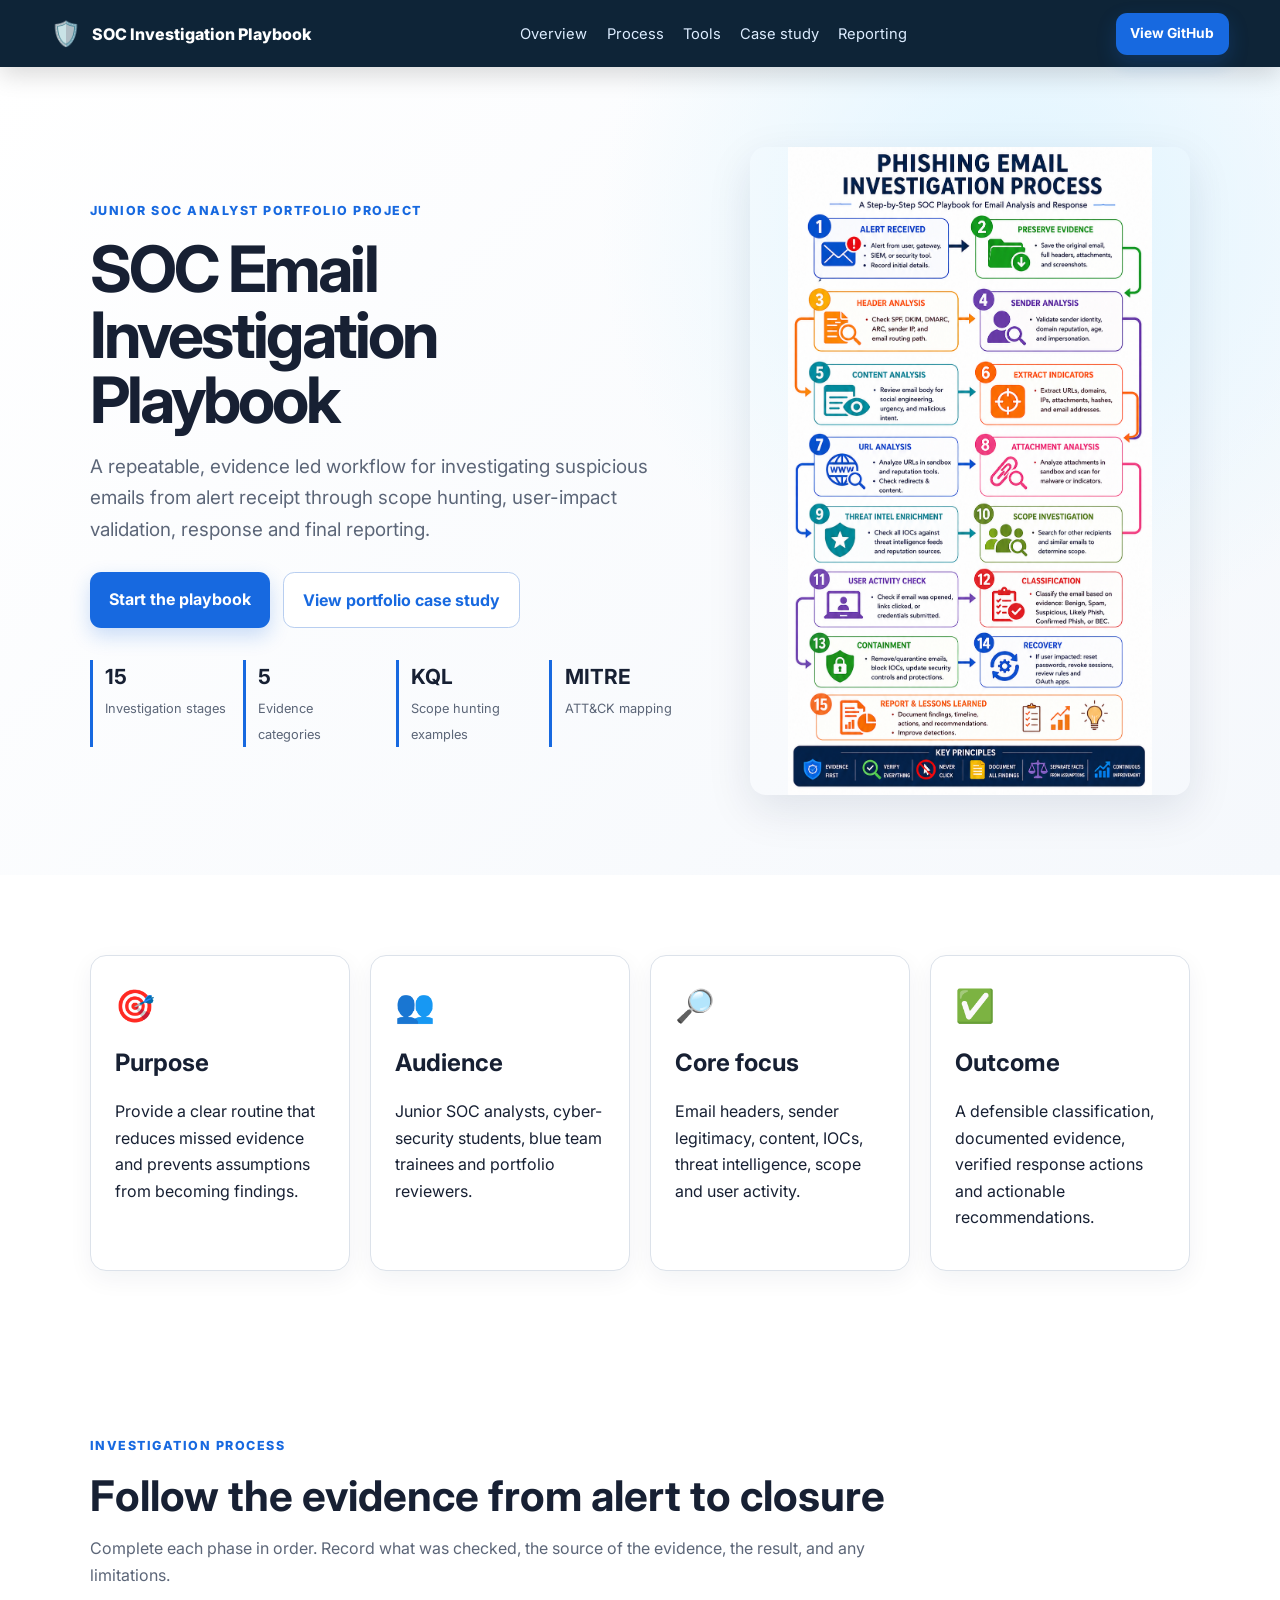
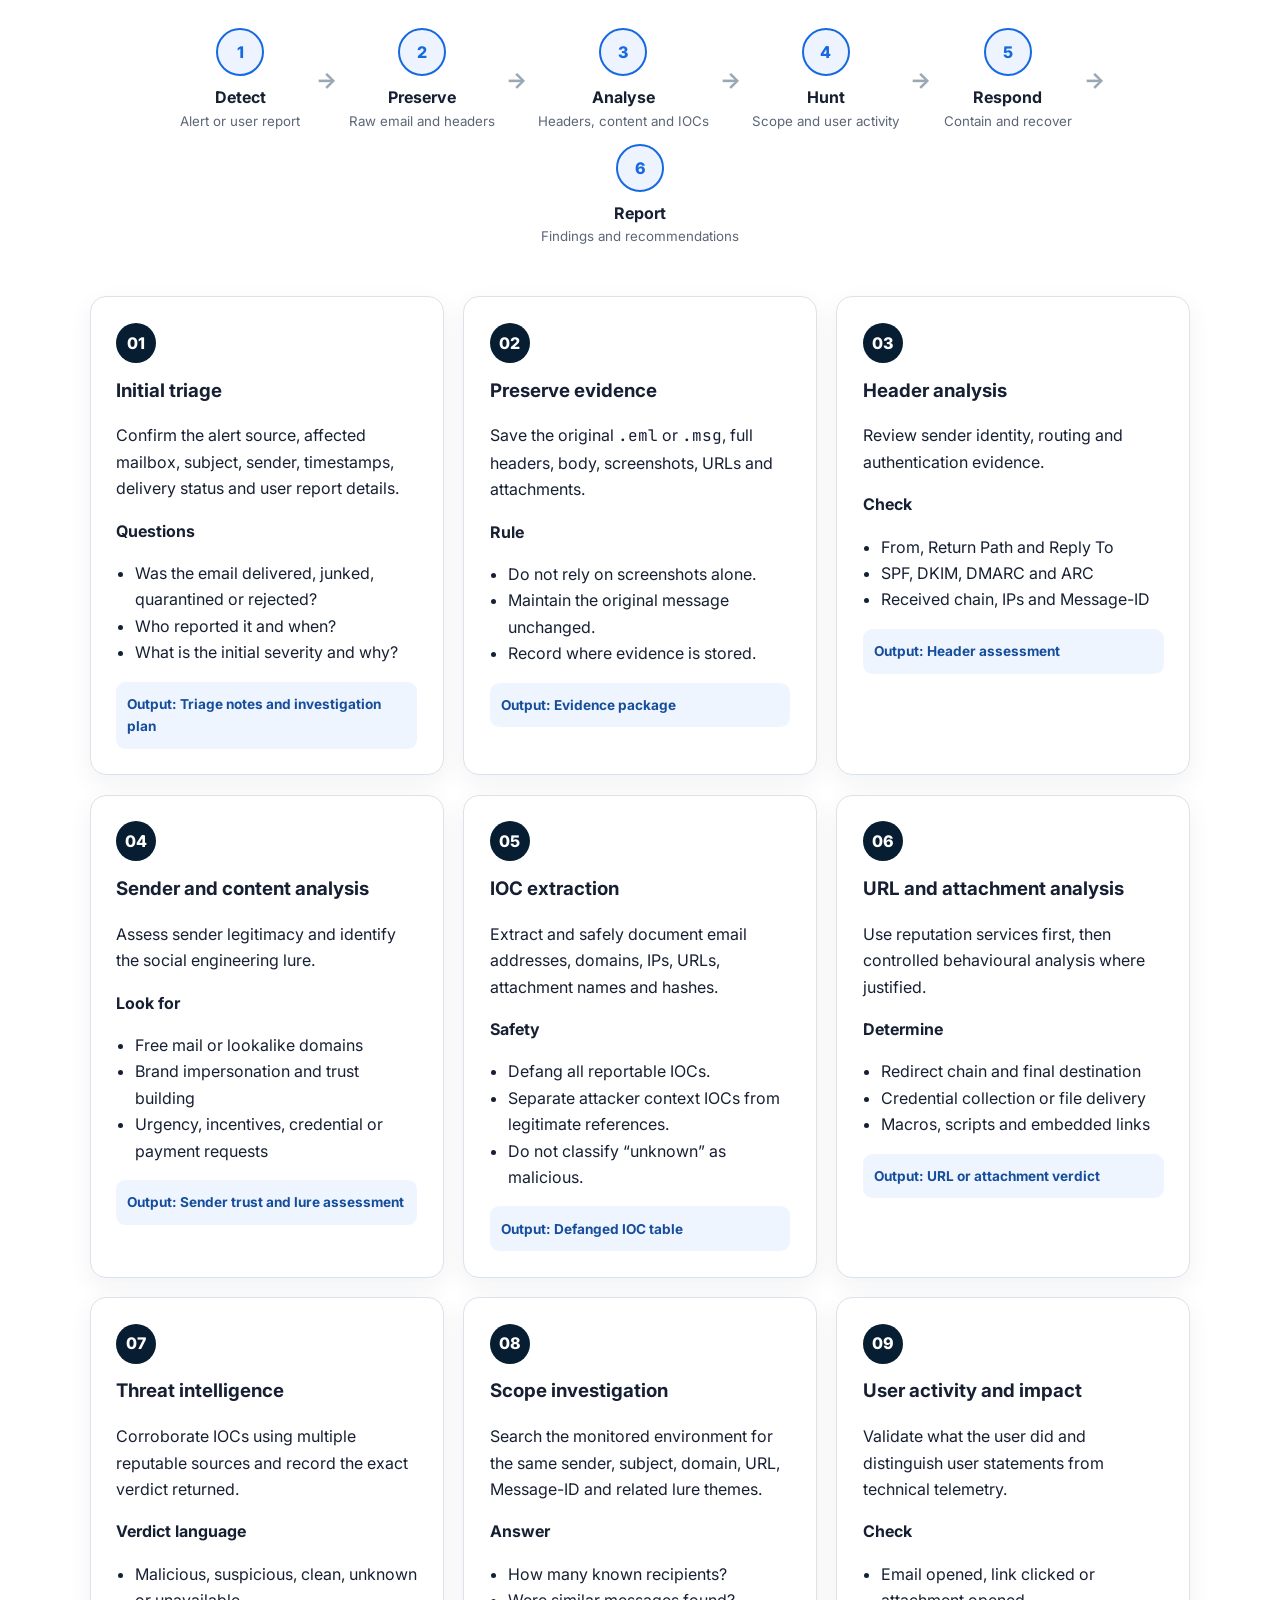
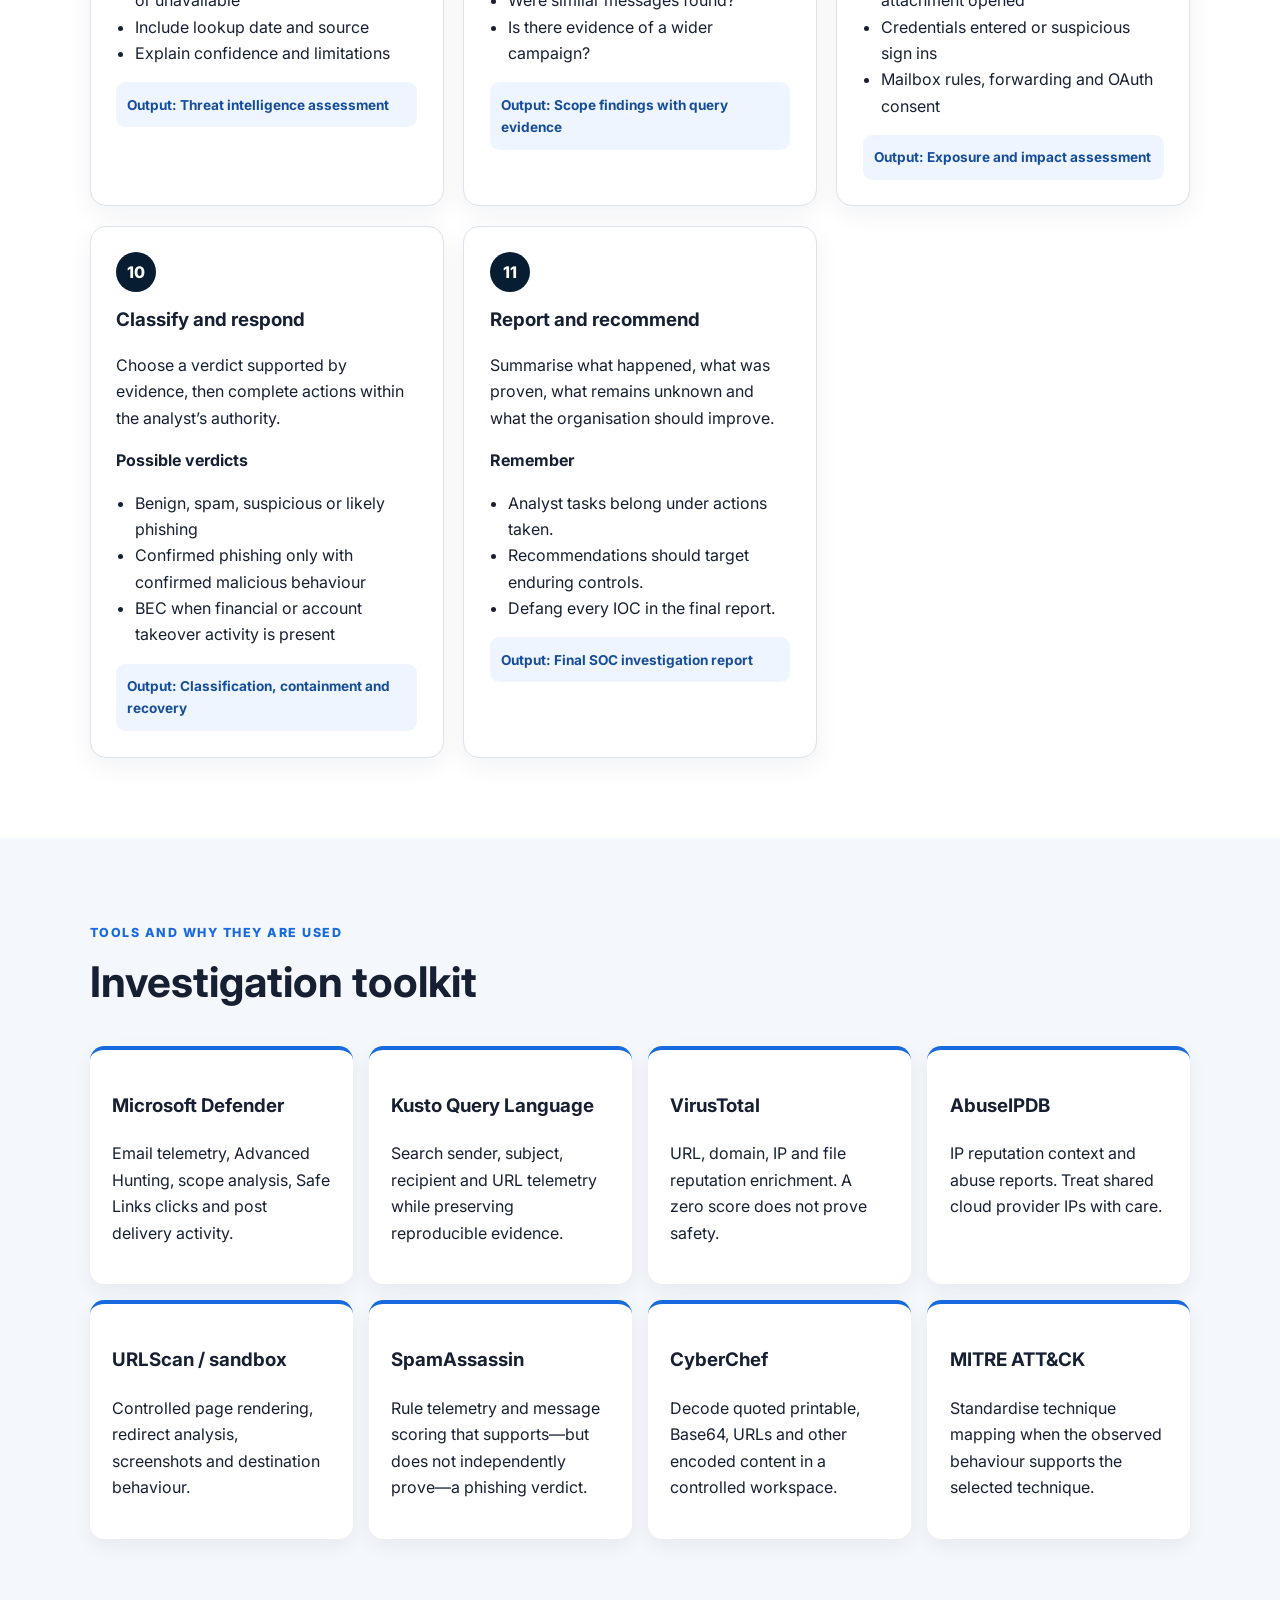
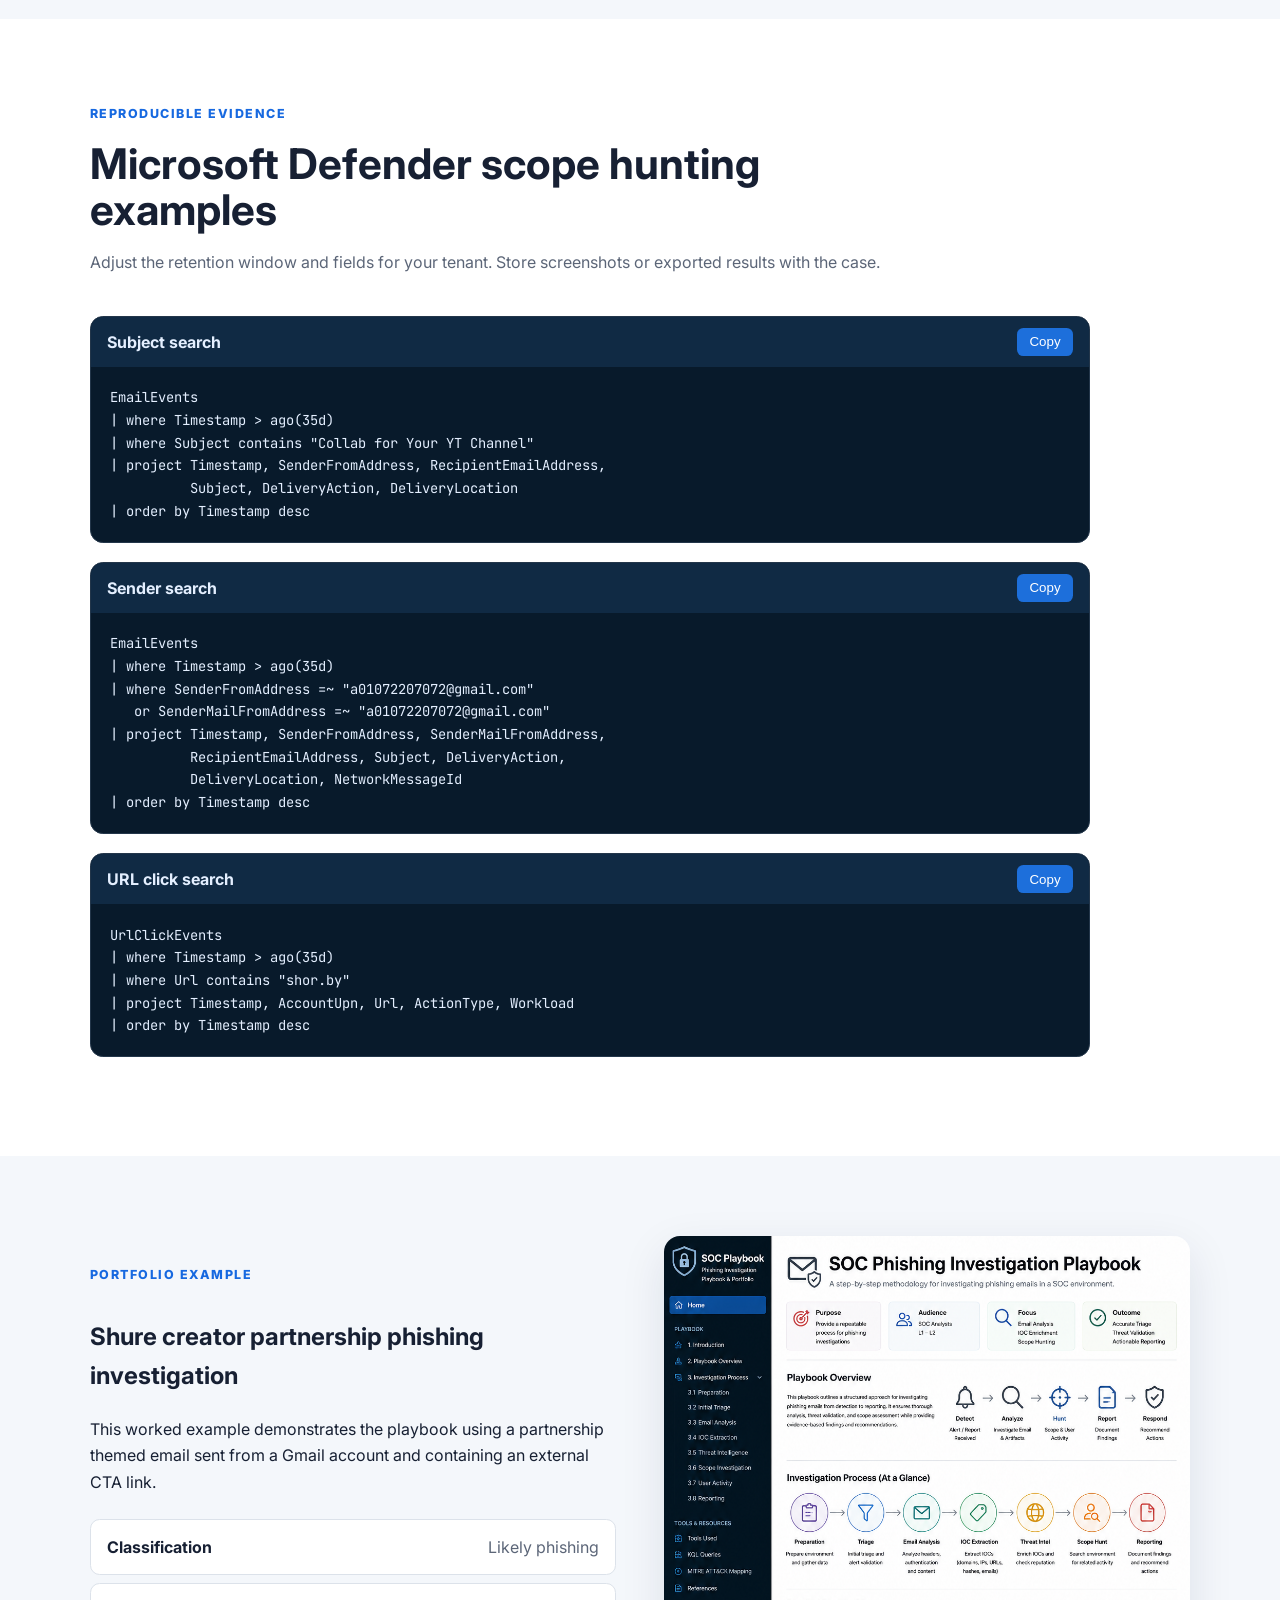
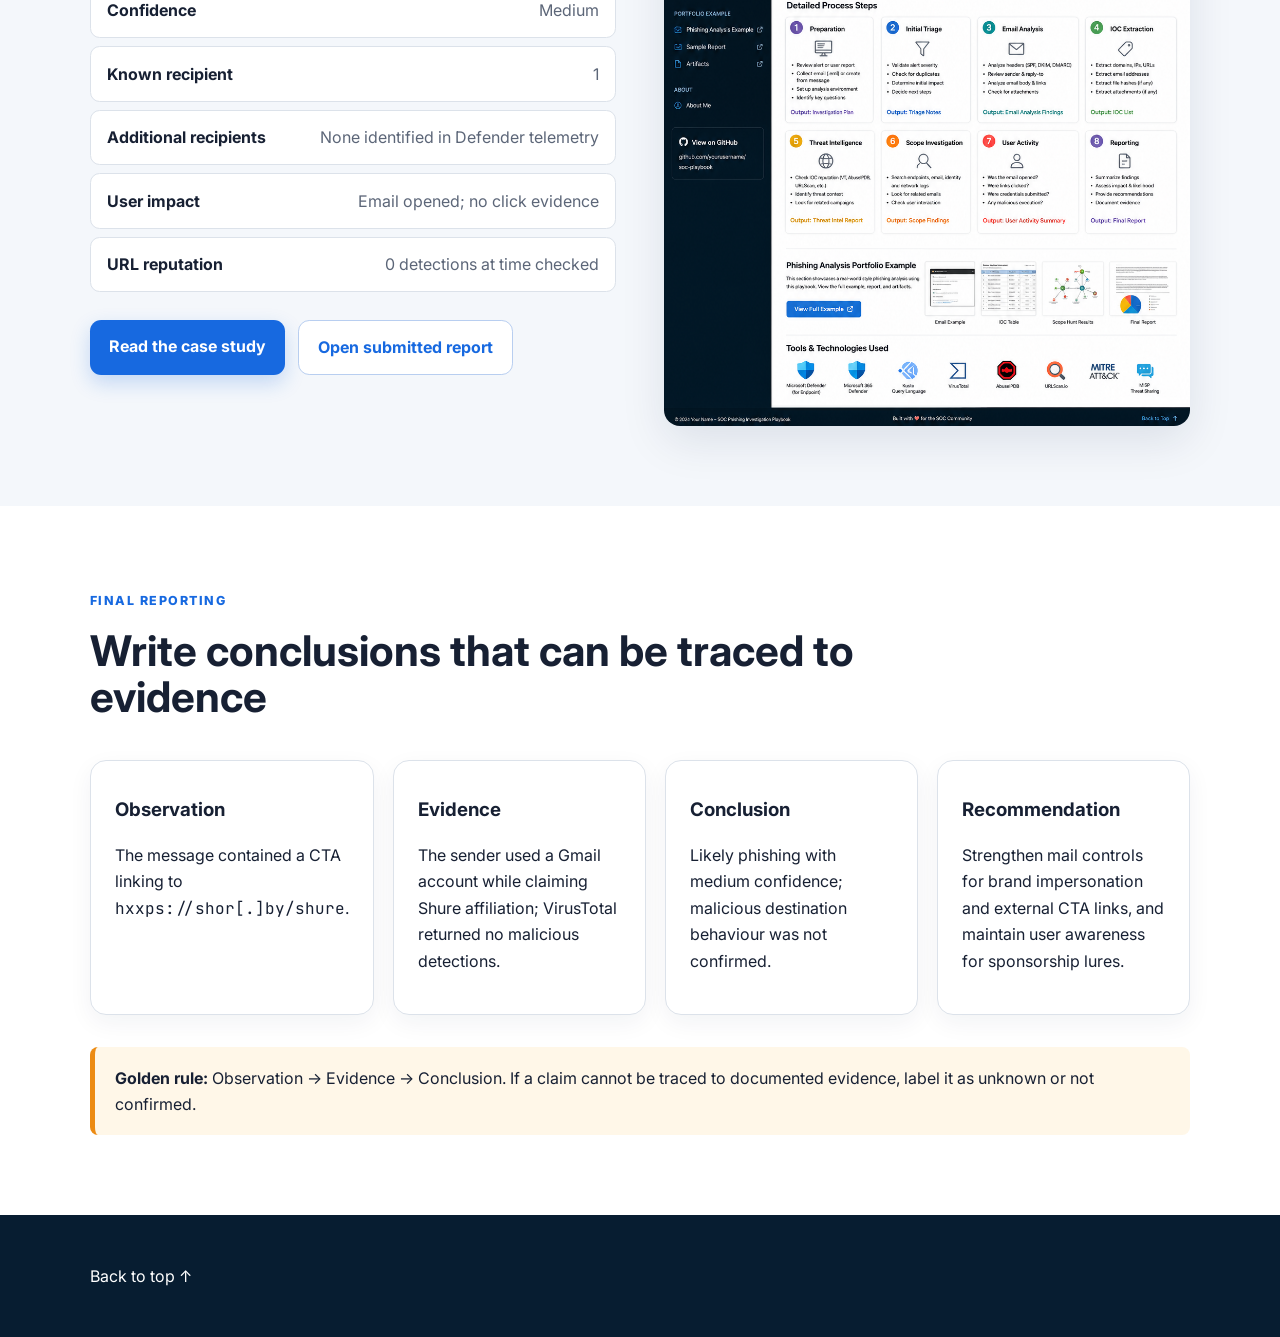
<file: index.html>
<!doctype html>
<html lang="en">
<head>
  <meta charset="utf-8">
  <meta name="viewport" content="width=device-width, initial-scale=1">
  <meta name="description" content="A practical SOC investigation playbook and portfolio case study covering triage, email analysis, IOC enrichment, scope hunting, user activity, reporting and response.">
  <title>SOC Investigation Playbook</title>
  <link rel="preconnect" href="https://fonts.googleapis.com">
  <link rel="preconnect" href="https://fonts.gstatic.com" crossorigin>
  <link href="https://fonts.googleapis.com/css2?family=Inter:wght@400;500;600;700;800&family=JetBrains+Mono:wght@400;600&display=swap" rel="stylesheet">
  <link rel="stylesheet" href="styles.css">
</head>
<body>
  <a class="skip-link" href="#main">Skip to content</a>
  <header class="topbar">
    <div class="brand"><span class="brand-icon">🛡️</span><span>SOC Investigation Playbook</span></div>
    <nav aria-label="Primary navigation">
      <a href="#overview">Overview</a>
      <a href="#process">Process</a>
      <a href="#tools">Tools</a>
      <a href="#case-study">Case study</a>
      <a href="#reporting">Reporting</a>
    </nav>
    <a class="button button-small" href="https://github.com/grhmmckean33/soc-investigation-playbook" target="_blank" rel="noopener">View GitHub</a>
  </header>

  <main id="main">
    <section class="hero" id="overview">
      <div class="hero-copy">
        <span class="eyebrow">Junior SOC Analyst Portfolio Project</span>
        <h1>SOC Email Investigation Playbook</h1>
        <p class="lead">A repeatable, evidence led workflow for investigating suspicious emails from alert receipt through scope hunting, user-impact validation, response and final reporting.</p>
        <div class="hero-actions">
          <a class="button" href="#process">Start the playbook</a>
          <a class="button button-ghost" href="case-study.html">View portfolio case study</a>
        </div>
        <div class="stats" aria-label="Project highlights">
          <div><strong>15</strong><span>Investigation stages</span></div>
          <div><strong>5</strong><span>Evidence categories</span></div>
          <div><strong>KQL</strong><span>Scope hunting examples</span></div>
          <div><strong>MITRE</strong><span>ATT&CK mapping</span></div>
        </div>
      </div>
      <div class="hero-visual">
        <img src="assets/images/phishing-process-9x16.png" alt="Colourful vertical infographic showing the phishing email investigation process from alert receipt to reporting and lessons learned.">
      </div>
    </section>

    <section class="section intro-grid">
      <article class="card"><span class="card-icon">🎯</span><h2>Purpose</h2><p>Provide a clear routine that reduces missed evidence and prevents assumptions from becoming findings.</p></article>
      <article class="card"><span class="card-icon">👥</span><h2>Audience</h2><p>Junior SOC analysts, cyber-security students, blue team trainees and portfolio reviewers.</p></article>
      <article class="card"><span class="card-icon">🔎</span><h2>Core focus</h2><p>Email headers, sender legitimacy, content, IOCs, threat intelligence, scope and user activity.</p></article>
      <article class="card"><span class="card-icon">✅</span><h2>Outcome</h2><p>A defensible classification, documented evidence, verified response actions and actionable recommendations.</p></article>
    </section>

    <section class="section" id="process">
      <div class="section-heading">
        <span class="eyebrow">Investigation process</span>
        <h2>Follow the evidence from alert to closure</h2>
        <p>Complete each phase in order. Record what was checked, the source of the evidence, the result, and any limitations.</p>
      </div>
      <div class="flow" aria-label="High-level investigation flow">
        <div><span>1</span><strong>Detect</strong><small>Alert or user report</small></div><b>→</b>
        <div><span>2</span><strong>Preserve</strong><small>Raw email and headers</small></div><b>→</b>
        <div><span>3</span><strong>Analyse</strong><small>Headers, content and IOCs</small></div><b>→</b>
        <div><span>4</span><strong>Hunt</strong><small>Scope and user activity</small></div><b>→</b>
        <div><span>5</span><strong>Respond</strong><small>Contain and recover</small></div><b>→</b>
        <div><span>6</span><strong>Report</strong><small>Findings and recommendations</small></div>
      </div>

      <div class="steps">
        <article class="step"><span class="step-number">01</span><h3>Initial triage</h3><p>Confirm the alert source, affected mailbox, subject, sender, timestamps, delivery status and user report details.</p><h4>Questions</h4><ul><li>Was the email delivered, junked, quarantined or rejected?</li><li>Who reported it and when?</li><li>What is the initial severity and why?</li></ul><div class="output">Output: Triage notes and investigation plan</div></article>
        <article class="step"><span class="step-number">02</span><h3>Preserve evidence</h3><p>Save the original <code>.eml</code> or <code>.msg</code>, full headers, body, screenshots, URLs and attachments.</p><h4>Rule</h4><ul><li>Do not rely on screenshots alone.</li><li>Maintain the original message unchanged.</li><li>Record where evidence is stored.</li></ul><div class="output">Output: Evidence package</div></article>
        <article class="step"><span class="step-number">03</span><h3>Header analysis</h3><p>Review sender identity, routing and authentication evidence.</p><h4>Check</h4><ul><li>From, Return Path and Reply To</li><li>SPF, DKIM, DMARC and ARC</li><li>Received chain, IPs and Message-ID</li></ul><div class="output">Output: Header assessment</div></article>
        <article class="step"><span class="step-number">04</span><h3>Sender and content analysis</h3><p>Assess sender legitimacy and identify the social engineering lure.</p><h4>Look for</h4><ul><li>Free mail or lookalike domains</li><li>Brand impersonation and trust building</li><li>Urgency, incentives, credential or payment requests</li></ul><div class="output">Output: Sender trust and lure assessment</div></article>
        <article class="step"><span class="step-number">05</span><h3>IOC extraction</h3><p>Extract and safely document email addresses, domains, IPs, URLs, attachment names and hashes.</p><h4>Safety</h4><ul><li>Defang all reportable IOCs.</li><li>Separate attacker context IOCs from legitimate references.</li><li>Do not classify “unknown” as malicious.</li></ul><div class="output">Output: Defanged IOC table</div></article>
        <article class="step"><span class="step-number">06</span><h3>URL and attachment analysis</h3><p>Use reputation services first, then controlled behavioural analysis where justified.</p><h4>Determine</h4><ul><li>Redirect chain and final destination</li><li>Credential collection or file delivery</li><li>Macros, scripts and embedded links</li></ul><div class="output">Output: URL or attachment verdict</div></article>
        <article class="step"><span class="step-number">07</span><h3>Threat intelligence</h3><p>Corroborate IOCs using multiple reputable sources and record the exact verdict returned.</p><h4>Verdict language</h4><ul><li>Malicious, suspicious, clean, unknown or unavailable</li><li>Include lookup date and source</li><li>Explain confidence and limitations</li></ul><div class="output">Output: Threat intelligence assessment</div></article>
        <article class="step"><span class="step-number">08</span><h3>Scope investigation</h3><p>Search the monitored environment for the same sender, subject, domain, URL, Message-ID and related lure themes.</p><h4>Answer</h4><ul><li>How many known recipients?</li><li>Were similar messages found?</li><li>Is there evidence of a wider campaign?</li></ul><div class="output">Output: Scope findings with query evidence</div></article>
        <article class="step"><span class="step-number">09</span><h3>User activity and impact</h3><p>Validate what the user did and distinguish user statements from technical telemetry.</p><h4>Check</h4><ul><li>Email opened, link clicked or attachment opened</li><li>Credentials entered or suspicious sign ins</li><li>Mailbox rules, forwarding and OAuth consent</li></ul><div class="output">Output: Exposure and impact assessment</div></article>
        <article class="step"><span class="step-number">10</span><h3>Classify and respond</h3><p>Choose a verdict supported by evidence, then complete actions within the analyst’s authority.</p><h4>Possible verdicts</h4><ul><li>Benign, spam, suspicious or likely phishing</li><li>Confirmed phishing only with confirmed malicious behaviour</li><li>BEC when financial or account takeover activity is present</li></ul><div class="output">Output: Classification, containment and recovery</div></article>
        <article class="step"><span class="step-number">11</span><h3>Report and recommend</h3><p>Summarise what happened, what was proven, what remains unknown and what the organisation should improve.</p><h4>Remember</h4><ul><li>Analyst tasks belong under actions taken.</li><li>Recommendations should target enduring controls.</li><li>Defang every IOC in the final report.</li></ul><div class="output">Output: Final SOC investigation report</div></article>
      </div>
    </section>

    <section class="section alt" id="tools">
      <div class="section-heading"><span class="eyebrow">Tools and why they are used</span><h2>Investigation toolkit</h2></div>
      <div class="tool-grid">
        <article><h3>Microsoft Defender</h3><p>Email telemetry, Advanced Hunting, scope analysis, Safe Links clicks and post delivery activity.</p></article>
        <article><h3>Kusto Query Language</h3><p>Search sender, subject, recipient and URL telemetry while preserving reproducible evidence.</p></article>
        <article><h3>VirusTotal</h3><p>URL, domain, IP and file reputation enrichment. A zero score does not prove safety.</p></article>
        <article><h3>AbuseIPDB</h3><p>IP reputation context and abuse reports. Treat shared cloud provider IPs with care.</p></article>
        <article><h3>URLScan / sandbox</h3><p>Controlled page rendering, redirect analysis, screenshots and destination behaviour.</p></article>
        <article><h3>SpamAssassin</h3><p>Rule telemetry and message scoring that supports—but does not independently prove—a phishing verdict.</p></article>
        <article><h3>CyberChef</h3><p>Decode quoted printable, Base64, URLs and other encoded content in a controlled workspace.</p></article>
        <article><h3>MITRE ATT&CK</h3><p>Standardise technique mapping when the observed behaviour supports the selected technique.</p></article>
      </div>
    </section>

    <section class="section" id="queries">
      <div class="section-heading"><span class="eyebrow">Reproducible evidence</span><h2>Microsoft Defender scope hunting examples</h2><p>Adjust the retention window and fields for your tenant. Store screenshots or exported results with the case.</p></div>
      <div class="code-card"><div class="code-title"><span>Subject search</span><button data-copy="#q1">Copy</button></div><pre id="q1"><code>EmailEvents
| where Timestamp &gt; ago(35d)
| where Subject contains "Collab for Your YT Channel"
| project Timestamp, SenderFromAddress, RecipientEmailAddress,
          Subject, DeliveryAction, DeliveryLocation
| order by Timestamp desc</code></pre></div>
      <div class="code-card"><div class="code-title"><span>Sender search</span><button data-copy="#q2">Copy</button></div><pre id="q2"><code>EmailEvents
| where Timestamp &gt; ago(35d)
| where SenderFromAddress =~ "a01072207072@gmail.com"
   or SenderMailFromAddress =~ "a01072207072@gmail.com"
| project Timestamp, SenderFromAddress, SenderMailFromAddress,
          RecipientEmailAddress, Subject, DeliveryAction,
          DeliveryLocation, NetworkMessageId
| order by Timestamp desc</code></pre></div>
      <div class="code-card"><div class="code-title"><span>URL click search</span><button data-copy="#q3">Copy</button></div><pre id="q3"><code>UrlClickEvents
| where Timestamp &gt; ago(35d)
| where Url contains "shor.by"
| project Timestamp, AccountUpn, Url, ActionType, Workload
| order by Timestamp desc</code></pre></div>
    </section>

    <section class="section alt" id="case-study">
      <div class="case-layout">
        <div>
          <span class="eyebrow">Portfolio example</span>
          <h2>Shure creator partnership phishing investigation</h2>
          <p>This worked example demonstrates the playbook using a partnership themed email sent from a Gmail account and containing an external CTA link.</p>
          <div class="finding-list">
            <div><strong>Classification</strong><span>Likely phishing</span></div>
            <div><strong>Confidence</strong><span>Medium</span></div>
            <div><strong>Known recipient</strong><span>1</span></div>
            <div><strong>Additional recipients</strong><span>None identified in Defender telemetry</span></div>
            <div><strong>User impact</strong><span>Email opened; no click evidence</span></div>
            <div><strong>URL reputation</strong><span>0 detections at time checked</span></div>
          </div>
          <div class="hero-actions">
            <a class="button" href="case-study.html">Read the case study</a>
            <a class="button button-ghost" href="assets/docs/phishing-investigation-report.pdf" target="_blank">Open submitted report</a>
          </div>
        </div>
        <img class="case-image" src="assets/images/site-concept.png" alt="Concept illustration of the SOC investigation playbook website.">
      </div>
    </section>

    <section class="section" id="reporting">
      <div class="section-heading"><span class="eyebrow">Final reporting</span><h2>Write conclusions that can be traced to evidence</h2></div>
      <div class="report-grid">
        <article class="card"><h3>Observation</h3><p>The message contained a CTA linking to <code>hxxps://shor[.]by/shure</code>.</p></article>
        <article class="card"><h3>Evidence</h3><p>The sender used a Gmail account while claiming Shure affiliation; VirusTotal returned no malicious detections.</p></article>
        <article class="card"><h3>Conclusion</h3><p>Likely phishing with medium confidence; malicious destination behaviour was not confirmed.</p></article>
        <article class="card"><h3>Recommendation</h3><p>Strengthen mail controls for brand impersonation and external CTA links, and maintain user awareness for sponsorship lures.</p></article>
      </div>
      <div class="callout"><strong>Golden rule:</strong> Observation → Evidence → Conclusion. If a claim cannot be traced to documented evidence, label it as unknown or not confirmed.</div>
    </section>
  </main>

  <footer>
    <p><a href="#overview">Back to top ↑</a></p>
  </footer>
  <script src="script.js"></script>
</body>
</html>
</file>
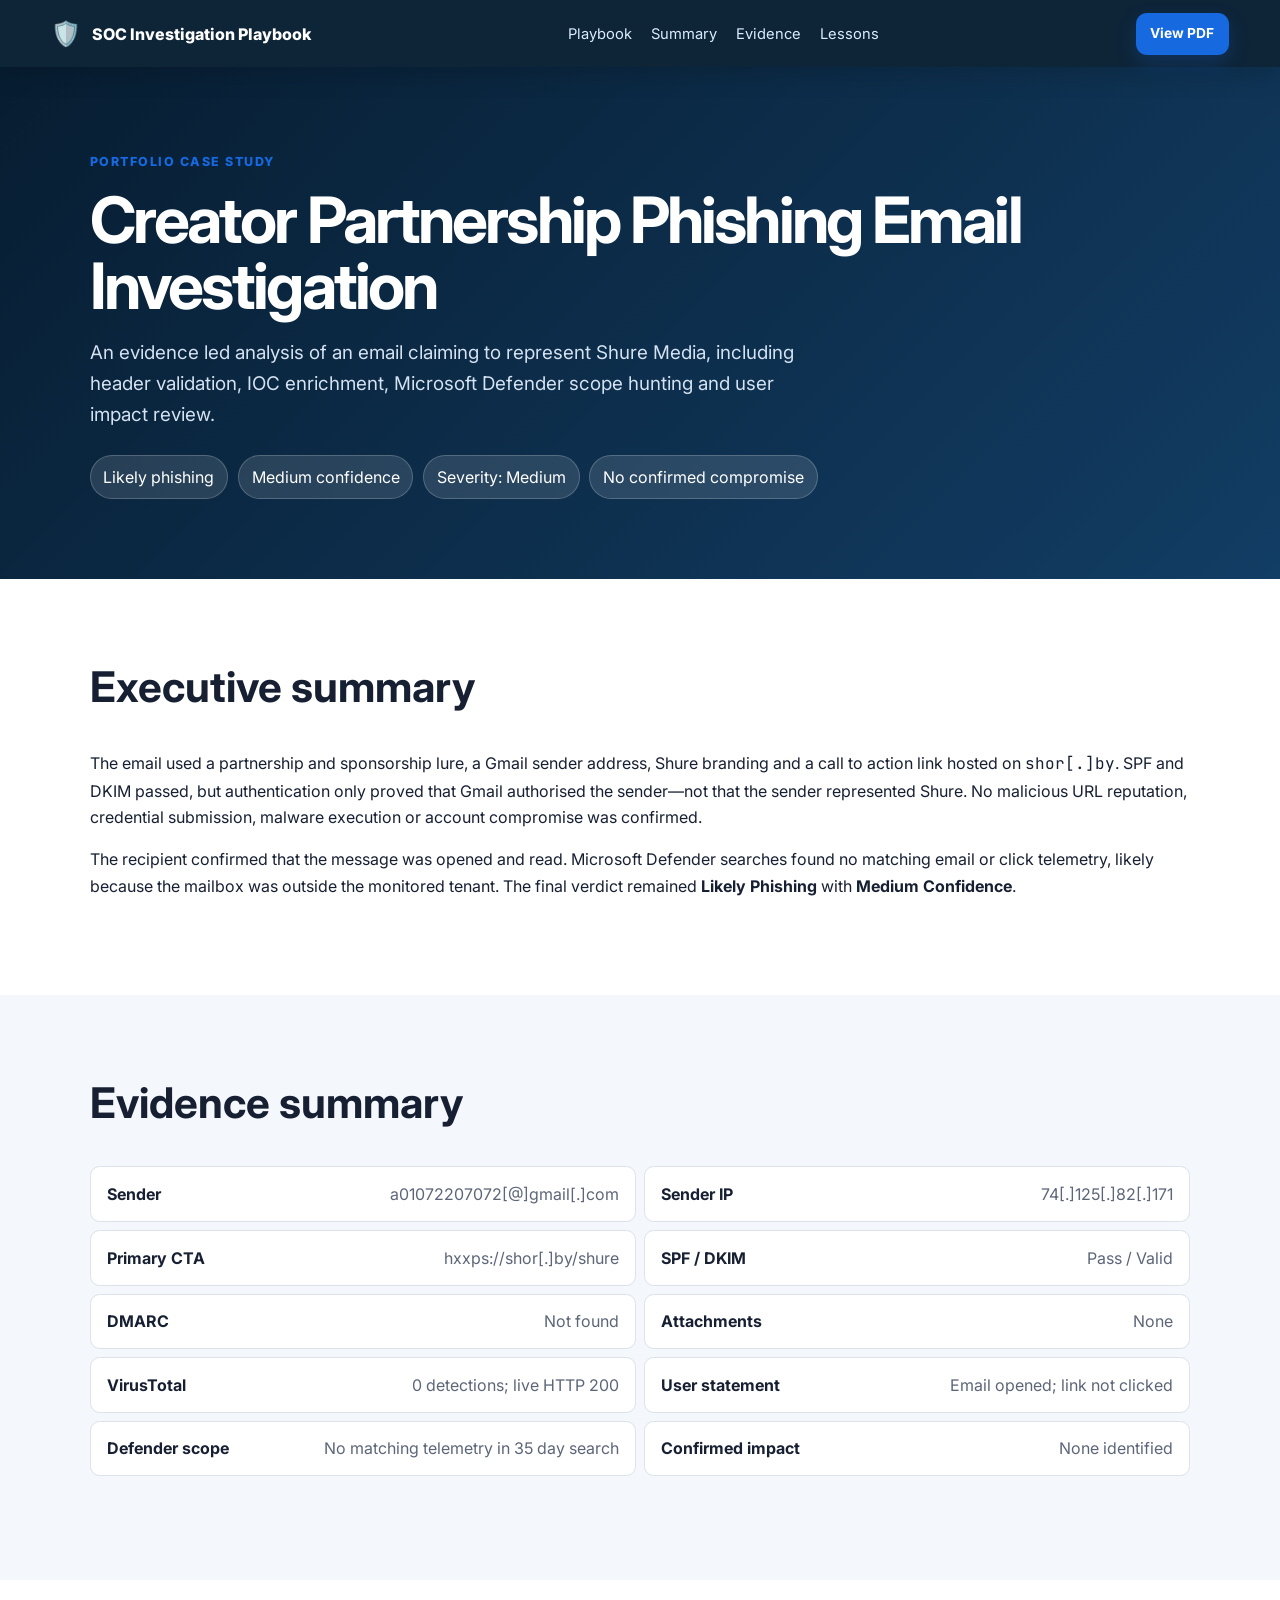
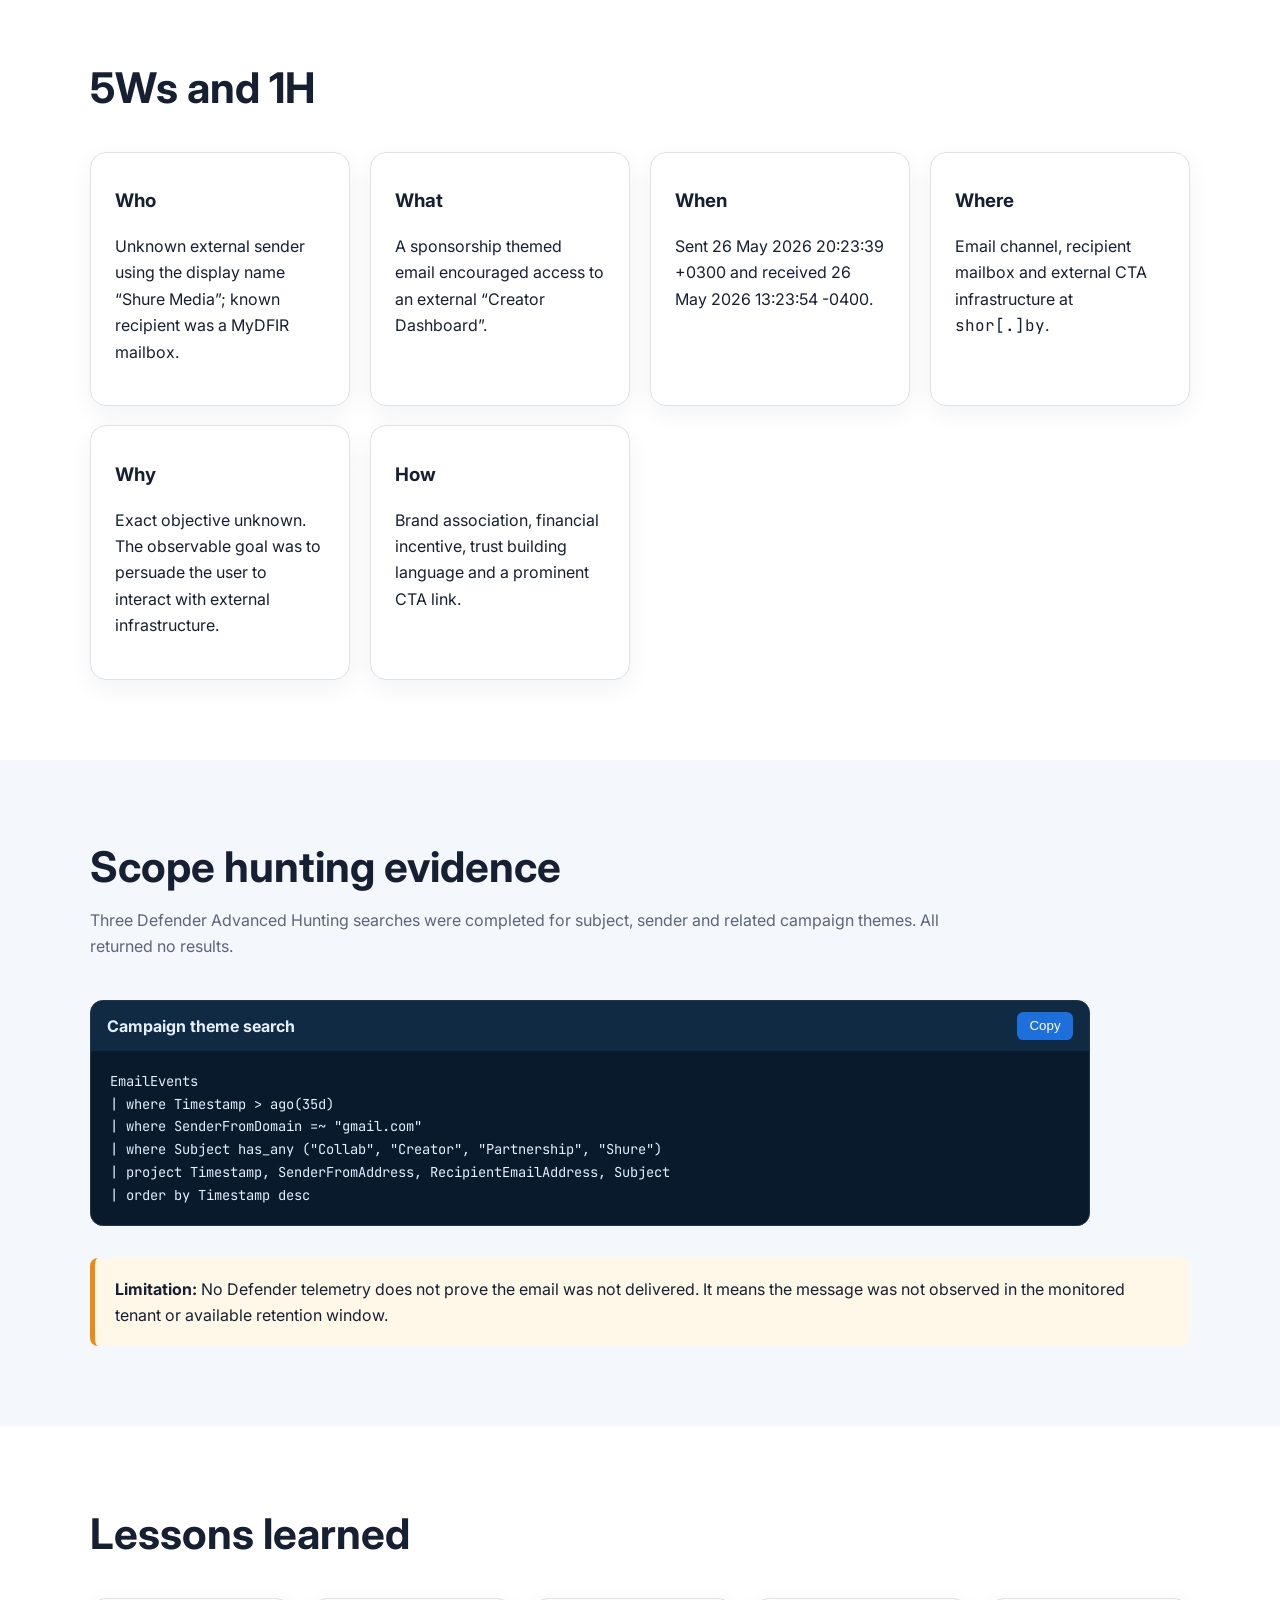
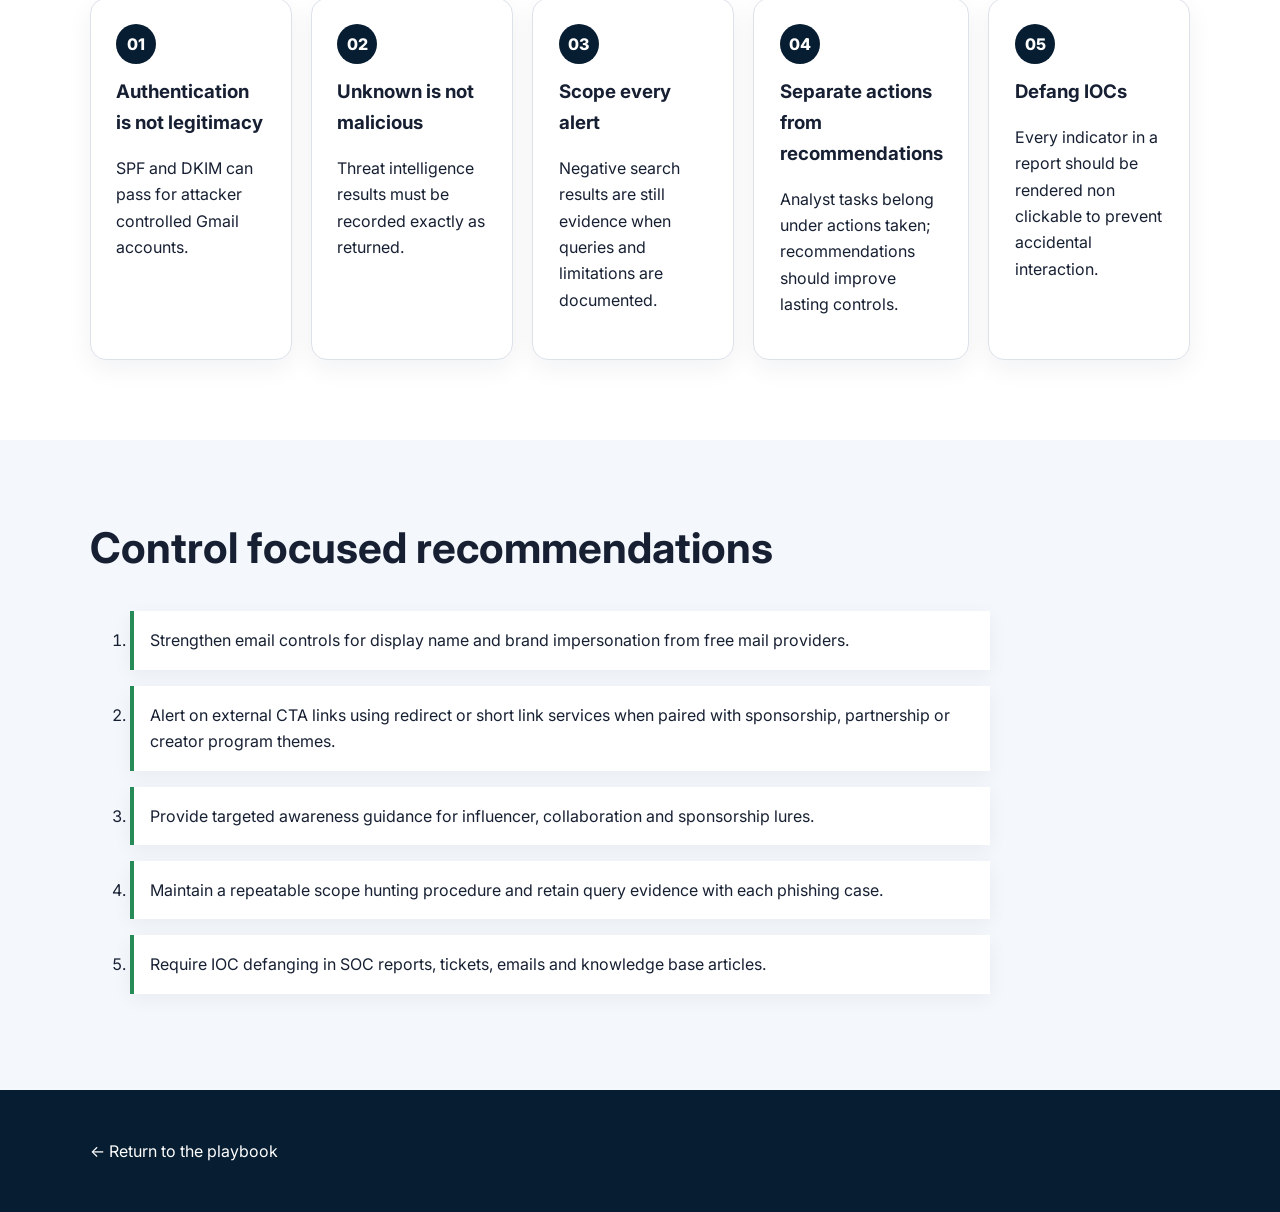
<file: case-study.html>
<!doctype html>
<html lang="en">
<head>
  <meta charset="utf-8">
  <meta name="viewport" content="width=device-width, initial-scale=1">
  <meta name="description" content="Portfolio case study: evidence-led phishing email investigation using Microsoft Defender Advanced Hunting, VirusTotal, SpamAssassin and MITRE ATT&CK.">
  <title>Case Study | SOC Investigation</title>
  <link rel="preconnect" href="https://fonts.googleapis.com">
  <link rel="preconnect" href="https://fonts.gstatic.com" crossorigin>
  <link href="https://fonts.googleapis.com/css2?family=Inter:wght@400;500;600;700;800&family=JetBrains+Mono:wght@400;600&display=swap" rel="stylesheet">
  <link rel="stylesheet" href="styles.css">
</head>
<body>
  <header class="topbar"><div class="brand"><span class="brand-icon">🛡️</span><span>SOC Investigation Playbook</span></div><nav><a href="index.html">Playbook</a><a href="#summary">Summary</a><a href="#evidence">Evidence</a><a href="#lessons">Lessons</a></nav><a class="button button-small" href="assets/docs/phishing-investigation-report.pdf" target="_blank">View PDF</a></header>
  <main>
    <section class="case-hero" id="summary">
      <span class="eyebrow">Portfolio case study</span>
      <h1>Creator Partnership Phishing Email Investigation</h1>
      <p class="lead">An evidence led analysis of an email claiming to represent Shure Media, including header validation, IOC enrichment, Microsoft Defender scope hunting and user impact review.</p>
      <div class="badge-row"><span>Likely phishing</span><span>Medium confidence</span><span>Severity: Medium</span><span>No confirmed compromise</span></div>
    </section>

    <section class="section">
      <div class="section-heading"><h2>Executive summary</h2></div>
      <p>The email used a partnership and sponsorship lure, a Gmail sender address, Shure branding and a call to action link hosted on <code>shor[.]by</code>. SPF and DKIM passed, but authentication only proved that Gmail authorised the sender—not that the sender represented Shure. No malicious URL reputation, credential submission, malware execution or account compromise was confirmed.</p>
      <p>The recipient confirmed that the message was opened and read. Microsoft Defender searches found no matching email or click telemetry, likely because the mailbox was outside the monitored tenant. The final verdict remained <strong>Likely Phishing</strong> with <strong>Medium Confidence</strong>.</p>
    </section>

    <section class="section alt" id="evidence">
      <div class="section-heading"><h2>Evidence summary</h2></div>
      <div class="finding-list wide">
        <div><strong>Sender</strong><span>a01072207072[@]gmail[.]com</span></div>
        <div><strong>Sender IP</strong><span>74[.]125[.]82[.]171</span></div>
        <div><strong>Primary CTA</strong><span>hxxps://shor[.]by/shure</span></div>
        <div><strong>SPF / DKIM</strong><span>Pass / Valid</span></div>
        <div><strong>DMARC</strong><span>Not found</span></div>
        <div><strong>Attachments</strong><span>None</span></div>
        <div><strong>VirusTotal</strong><span>0 detections; live HTTP 200</span></div>
        <div><strong>User statement</strong><span>Email opened; link not clicked</span></div>
        <div><strong>Defender scope</strong><span>No matching telemetry in 35 day search</span></div>
        <div><strong>Confirmed impact</strong><span>None identified</span></div>
      </div>
    </section>

    <section class="section">
      <div class="section-heading"><h2>5Ws and 1H</h2></div>
      <div class="report-grid">
        <article class="card"><h3>Who</h3><p>Unknown external sender using the display name “Shure Media”; known recipient was a MyDFIR mailbox.</p></article>
        <article class="card"><h3>What</h3><p>A sponsorship themed email encouraged access to an external “Creator Dashboard”.</p></article>
        <article class="card"><h3>When</h3><p>Sent 26 May 2026 20:23:39 +0300 and received 26 May 2026 13:23:54 -0400.</p></article>
        <article class="card"><h3>Where</h3><p>Email channel, recipient mailbox and external CTA infrastructure at <code>shor[.]by</code>.</p></article>
        <article class="card"><h3>Why</h3><p>Exact objective unknown. The observable goal was to persuade the user to interact with external infrastructure.</p></article>
        <article class="card"><h3>How</h3><p>Brand association, financial incentive, trust building language and a prominent CTA link.</p></article>
      </div>
    </section>

    <section class="section alt">
      <div class="section-heading"><h2>Scope hunting evidence</h2><p>Three Defender Advanced Hunting searches were completed for subject, sender and related campaign themes. All returned no results.</p></div>
      <div class="code-card"><div class="code-title"><span>Campaign theme search</span><button data-copy="#cq">Copy</button></div><pre id="cq"><code>EmailEvents
| where Timestamp &gt; ago(35d)
| where SenderFromDomain =~ "gmail.com"
| where Subject has_any ("Collab", "Creator", "Partnership", "Shure")
| project Timestamp, SenderFromAddress, RecipientEmailAddress, Subject
| order by Timestamp desc</code></pre></div>
      <div class="callout"><strong>Limitation:</strong> No Defender telemetry does not prove the email was not delivered. It means the message was not observed in the monitored tenant or available retention window.</div>
    </section>

    <section class="section" id="lessons">
      <div class="section-heading"><h2>Lessons learned</h2></div>
      <div class="steps compact">
        <article class="step"><span class="step-number">01</span><h3>Authentication is not legitimacy</h3><p>SPF and DKIM can pass for attacker controlled Gmail accounts.</p></article>
        <article class="step"><span class="step-number">02</span><h3>Unknown is not malicious</h3><p>Threat intelligence results must be recorded exactly as returned.</p></article>
        <article class="step"><span class="step-number">03</span><h3>Scope every alert</h3><p>Negative search results are still evidence when queries and limitations are documented.</p></article>
        <article class="step"><span class="step-number">04</span><h3>Separate actions from recommendations</h3><p>Analyst tasks belong under actions taken; recommendations should improve lasting controls.</p></article>
        <article class="step"><span class="step-number">05</span><h3>Defang IOCs</h3><p>Every indicator in a report should be rendered non clickable to prevent accidental interaction.</p></article>
      </div>
    </section>

    <section class="section alt">
      <div class="section-heading"><h2>Control focused recommendations</h2></div>
      <ol class="recommendations">
        <li>Strengthen email controls for display name and brand impersonation from free mail providers.</li>
        <li>Alert on external CTA links using redirect or short link services when paired with sponsorship, partnership or creator program themes.</li>
        <li>Provide targeted awareness guidance for influencer, collaboration and sponsorship lures.</li>
        <li>Maintain a repeatable scope hunting procedure and retain query evidence with each phishing case.</li>
        <li>Require IOC defanging in SOC reports, tickets, emails and knowledge base articles.</li>
      </ol>
    </section>
  </main>
  <footer><p><a href="index.html">← Return to the playbook</a></p></footer>
  <script src="script.js"></script>
</body>
</html>
</file>
<file: styles.css>
:root{--navy:#071d31;--navy2:#0b2945;--blue:#1769e0;--cyan:#0ea5a8;--green:#268b57;--orange:#ec8b13;--red:#e34b4b;--purple:#6d4bc3;--ink:#172033;--muted:#5c6678;--line:#dce2ea;--paper:#fff;--wash:#f4f7fb;--shadow:0 15px 45px rgba(9,30,66,.1)}
*{box-sizing:border-box}html{scroll-behavior:smooth}body{margin:0;font-family:Inter,system-ui,sans-serif;color:var(--ink);background:var(--paper);line-height:1.65}a{color:var(--blue);text-decoration:none}a:hover{text-decoration:underline}code,pre{font-family:"JetBrains Mono",monospace}.skip-link{position:absolute;left:-9999px}.skip-link:focus{left:1rem;top:1rem;background:#fff;padding:.75rem;z-index:99}.topbar{position:sticky;top:0;z-index:20;display:flex;align-items:center;justify-content:space-between;gap:2rem;padding:.8rem clamp(1rem,4vw,4rem);background:rgba(7,29,49,.97);color:#fff;box-shadow:0 8px 24px rgba(0,0,0,.15)}.brand{display:flex;align-items:center;gap:.7rem;font-weight:800}.brand-icon{font-size:1.5rem}.topbar nav{display:flex;gap:1.2rem}.topbar nav a{color:#dcecff;font-size:.92rem}.button{display:inline-block;background:var(--blue);color:#fff!important;padding:.85rem 1.2rem;border-radius:.7rem;font-weight:700;box-shadow:0 8px 20px rgba(23,105,224,.22)}.button:hover{text-decoration:none;transform:translateY(-1px)}.button-small{padding:.6rem .9rem;font-size:.86rem}.button-ghost{background:#fff;color:var(--blue)!important;border:1px solid #b8cef0;box-shadow:none}.hero{display:grid;grid-template-columns:1.15fr .85fr;min-height:86vh;align-items:center;gap:4rem;padding:5rem clamp(1.2rem,7vw,7rem);background:radial-gradient(circle at 80% 20%,#dff4ff 0,transparent 35%),linear-gradient(135deg,#fff 0,#f5f8fc 100%)}.eyebrow{display:inline-block;color:var(--blue);font-size:.78rem;font-weight:800;letter-spacing:.12em;text-transform:uppercase;margin-bottom:.7rem}.hero h1,.case-hero h1{font-size:clamp(2.6rem,5vw,5rem);line-height:1.02;margin:.2rem 0 1.2rem;letter-spacing:-.045em}.lead{font-size:1.18rem;color:var(--muted);max-width:720px}.hero-actions{display:flex;flex-wrap:wrap;gap:.8rem;margin:1.7rem 0}.stats{display:grid;grid-template-columns:repeat(4,1fr);gap:1rem;margin-top:2rem}.stats div{border-left:3px solid var(--blue);padding-left:.8rem}.stats strong{display:block;font-size:1.3rem}.stats span{font-size:.8rem;color:var(--muted)}.hero-visual{display:flex;justify-content:center}.hero-visual img{width:min(100%,440px);max-height:72vh;object-fit:contain;border-radius:1rem;box-shadow:var(--shadow)}.section{padding:5rem clamp(1.2rem,7vw,7rem)}.section.alt{background:var(--wash)}.section-heading{max-width:850px;margin-bottom:2.5rem}.section-heading h2{font-size:clamp(2rem,3.3vw,3.2rem);line-height:1.1;margin:.3rem 0}.section-heading p{color:var(--muted)}.intro-grid,.report-grid{display:grid;grid-template-columns:repeat(4,1fr);gap:1.2rem}.card{padding:1.5rem;border:1px solid var(--line);border-radius:1rem;background:#fff;box-shadow:0 8px 24px rgba(9,30,66,.055)}.card-icon{font-size:2rem}.card h2,.card h3{margin:.6rem 0}.flow{display:flex;align-items:center;justify-content:center;gap:.7rem;flex-wrap:wrap;margin-bottom:3rem}.flow div{text-align:center;min-width:130px}.flow span{display:grid;place-items:center;width:48px;height:48px;margin:0 auto .5rem;border-radius:50%;background:#edf4ff;color:var(--blue);font-weight:800;border:2px solid var(--blue)}.flow small{display:block;color:var(--muted)}.flow b{color:#9ca7b6;font-size:1.4rem}.steps{display:grid;grid-template-columns:repeat(3,1fr);gap:1.2rem}.steps.compact{grid-template-columns:repeat(5,1fr)}.step{position:relative;padding:1.6rem;border:1px solid var(--line);border-radius:1rem;background:#fff;box-shadow:0 8px 26px rgba(9,30,66,.06)}.step-number{display:inline-grid;place-items:center;width:40px;height:40px;border-radius:50%;background:var(--navy);color:#fff;font-weight:800}.step h3{margin:.8rem 0}.step h4{margin:1rem 0 .3rem}.step ul{padding-left:1.15rem}.output{margin-top:1rem;padding:.7rem;border-radius:.6rem;background:#eef5ff;color:#164e9c;font-weight:700;font-size:.85rem}.tool-grid{display:grid;grid-template-columns:repeat(4,1fr);gap:1rem}.tool-grid article{background:#fff;padding:1.4rem;border-radius:.9rem;border-top:4px solid var(--blue);box-shadow:0 7px 20px rgba(9,30,66,.06)}.code-card{max-width:1000px;margin:1.2rem 0;border:1px solid #23364a;border-radius:.8rem;overflow:hidden;background:#081a2b;color:#e4efff}.code-title{display:flex;justify-content:space-between;align-items:center;padding:.7rem 1rem;background:#102a44;font-weight:700}.code-title button{background:#1d6fdb;border:0;color:#fff;padding:.4rem .75rem;border-radius:.4rem;cursor:pointer}.code-card pre{margin:0;padding:1.2rem;overflow:auto;font-size:.86rem}.case-layout{display:grid;grid-template-columns:1fr 1fr;gap:3rem;align-items:center}.case-image{width:100%;border-radius:1rem;box-shadow:var(--shadow)}.finding-list{display:grid;grid-template-columns:1fr;gap:.5rem;margin:1.5rem 0}.finding-list.wide{grid-template-columns:1fr 1fr}.finding-list div{display:flex;justify-content:space-between;gap:1rem;padding:.85rem 1rem;background:#fff;border:1px solid var(--line);border-radius:.6rem}.finding-list span{color:var(--muted);text-align:right}.callout{margin-top:2rem;padding:1.1rem 1.3rem;border-left:5px solid var(--orange);background:#fff7e8;border-radius:.5rem}.case-hero{padding:5rem clamp(1.2rem,7vw,7rem);background:linear-gradient(135deg,#071d31,#123d64);color:#fff}.case-hero .lead{color:#d4e2f1}.badge-row{display:flex;flex-wrap:wrap;gap:.6rem;margin-top:1.5rem}.badge-row span{padding:.5rem .8rem;border-radius:999px;background:rgba(255,255,255,.12);border:1px solid rgba(255,255,255,.2)}.recommendations{max-width:900px}.recommendations li{margin:1rem 0;padding:1rem;background:#fff;border-left:4px solid var(--green);box-shadow:0 5px 18px rgba(9,30,66,.05)}footer{display:flex;justify-content:space-between;gap:2rem;padding:2rem clamp(1.2rem,7vw,7rem);background:var(--navy);color:#cbd9e7}footer a{color:#fff}@media(max-width:1050px){.hero,.case-layout{grid-template-columns:1fr}.hero-visual img{max-height:none}.stats,.intro-grid,.report-grid{grid-template-columns:repeat(2,1fr)}.steps{grid-template-columns:repeat(2,1fr)}.steps.compact,.tool-grid{grid-template-columns:repeat(2,1fr)}}@media(max-width:700px){.topbar nav{display:none}.hero{padding-top:3rem}.stats,.intro-grid,.report-grid,.steps,.steps.compact,.tool-grid,.finding-list.wide{grid-template-columns:1fr}.hero h1,.case-hero h1{font-size:2.5rem}.flow b{display:none}.flow{display:grid;grid-template-columns:1fr 1fr}.topbar .button{display:none}footer{flex-direction:column}.finding-list div{flex-direction:column}.finding-list span{text-align:left}}
</file>
